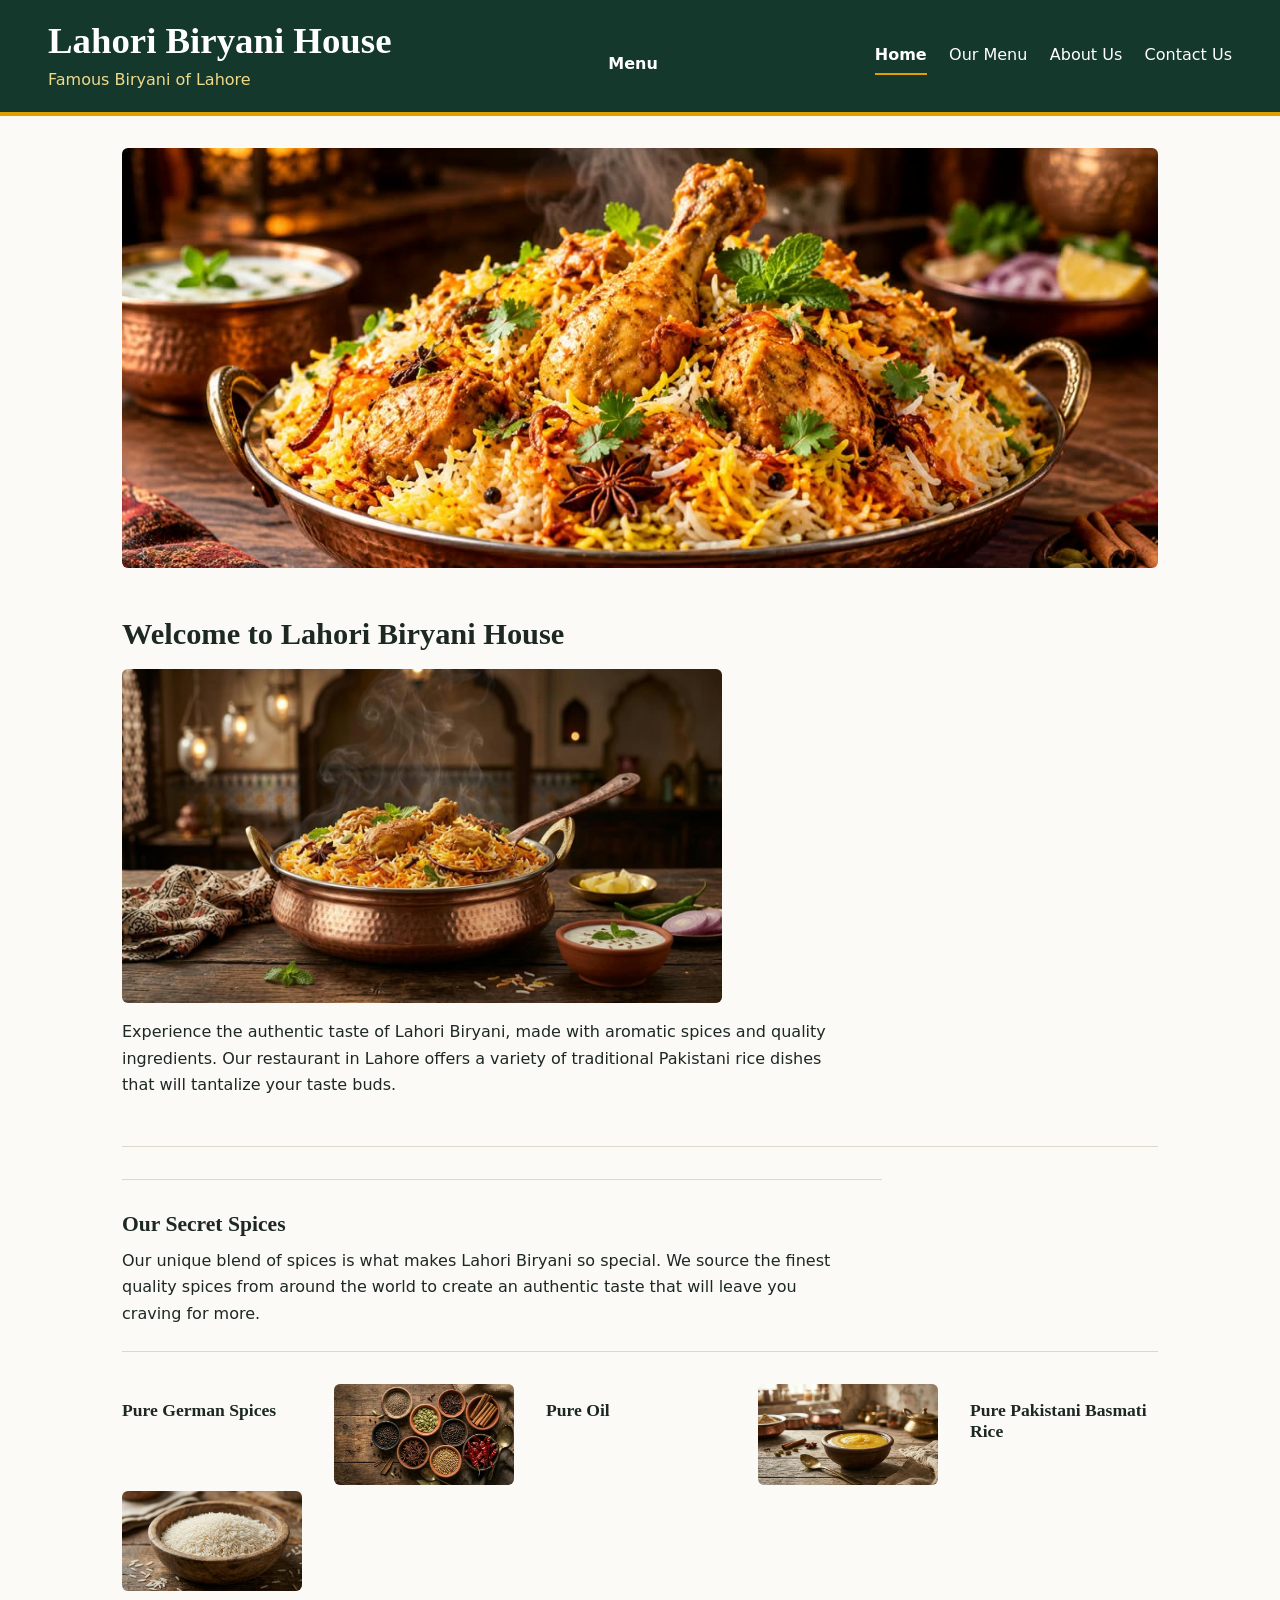
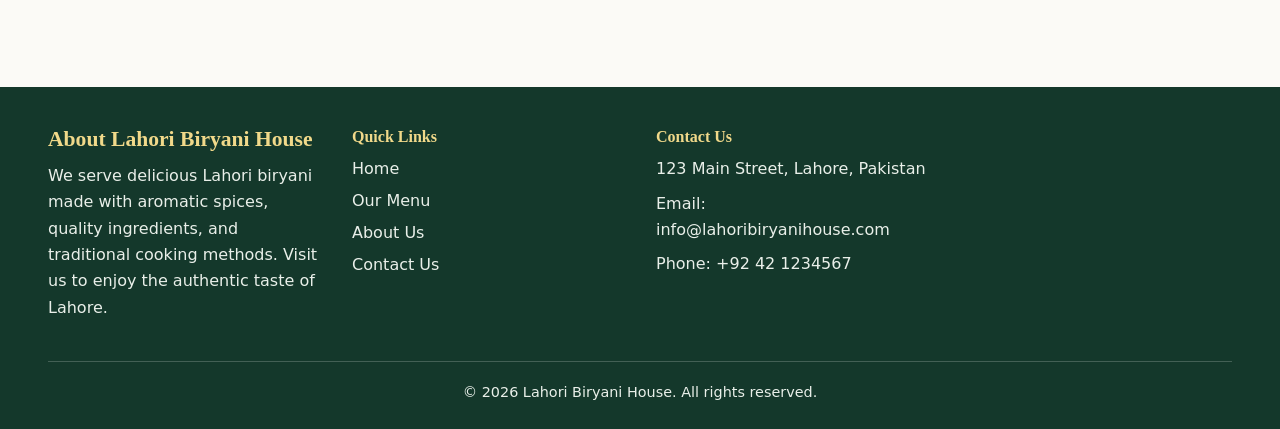
<file: index.html>
<!DOCTYPE html>
<html lang="en">

<head>
    <meta charset="UTF-8">
    <meta name="viewport" content="width=device-width, initial-scale=1.0">
    <meta name="description" content="Experience the authentic taste of Lahori Biryani at our restaurant in Lahore.">
    <meta property="og:title" content="Lahori Biryani House - Famous Biryani of Lahore">
    <meta property="og:description" content="Experience the authentic taste of Lahori Biryani at our restaurant in Lahore.">
    <meta property="og:image" content="https://www.lahoribiryanihouse.com/image/profile.png">
    <meta property="og:url" content="https://www.lahoribiryanihouse.com">
    <link rel="shortcut icon" href="lb.png" type="image/png">
    <title>Lahori Biryani House - Famous Biryani of Lahore</title>
    <link rel="stylesheet" href="style.css">
</head>
<body>

    <header class="header">
        <div class="logo">
            <h1>Lahori Biryani House</h1>
            <p>Famous Biryani of Lahore</p>
        </div>
        <nav>
            <ul>
                <li><a href="index.html" class="active">Home</a></li>
                <li><a href="ourmenu.html">Our Menu</a></li>
                <li><a href="aboutus.html">About Us</a></li>
                <li><a href="contact-us.html">Contact Us</a></li>
            </ul>
        </nav>
    </header>
    <main>
        <section class="hero">
            <img src="lbr.jpg" alt="Authentic Lahori Biryani" width="700" height="400">
        
        </section>
         <section class="welcome">
            <div class="welcome text">
            <h2>Welcome to Lahori Biryani House</h2>
    
                <div class="welcome image">
                <img src="biryani.jpg" alt="Lahori Biryani" width="600" height="300">
            </div>
            <p>
                Experience the authentic taste of Lahori Biryani, made with aromatic spices and quality ingredients. Our restaurant in Lahore offers a variety of traditional Pakistani rice dishes that will tantalize your taste buds.
            </p>
            </div>
        </section>
        <section class="spices">
            <div class="spices text">
                <h3>Our Secret Spices</h3>
                <p>
                    Our unique blend of spices is what makes Lahori Biryani so special. We source the finest quality spices from around the world to create an authentic taste that will leave you craving for more.
                </p>
            </div>
            <div class="spices images">
                <h3>Pure German Spices</h3>
                <img src="spice.jpg" alt="Spices" width="180" height="120">
                <h3>Pure Oil</h3>
                 <img src="oil.jpg" alt="Spices" width="180" height="120">
                <h3>Pure Pakistani Basmati Rice</h3>
                  <img src="rice.jpg" alt="Spices" width="180" height="120">
            </div>
        </section>
        <script src="script.js"></script>
    </main>
    <footer class="footer">
        <div class="footer-about">
            <h3>About Lahori Biryani House</h3>
            <p> We serve delicious Lahori biryani made with
        aromatic spices, quality ingredients, and
        traditional cooking methods. Visit us to
        enjoy the authentic taste of Lahore.</p>
        </div>
        <div class="footer-links">
            <h4>Quick Links</h4>
            <ul>
                <li><a href="index.html">Home</a></li>
                <li><a href="ourmenu.html">Our Menu</a></li>
                <li><a href="aboutus.html">About Us</a></li>
                <li><a href="contact-us.html">Contact Us</a></li>
            </ul>
        </div>
        <div class="footer-contact">
            <h4>Contact Us</h4>
            <p>123 Main Street, Lahore, Pakistan</p>
            <p>Email: info@lahoribiryanihouse.com</p>
            <p>Phone: +92 42 1234567</p>
        </div>
        <div class="footer-bottom">
            <p>&copy; 2026 Lahori Biryani House. All rights reserved.</p></div>
    </footer>
</body>

</html>
</file>
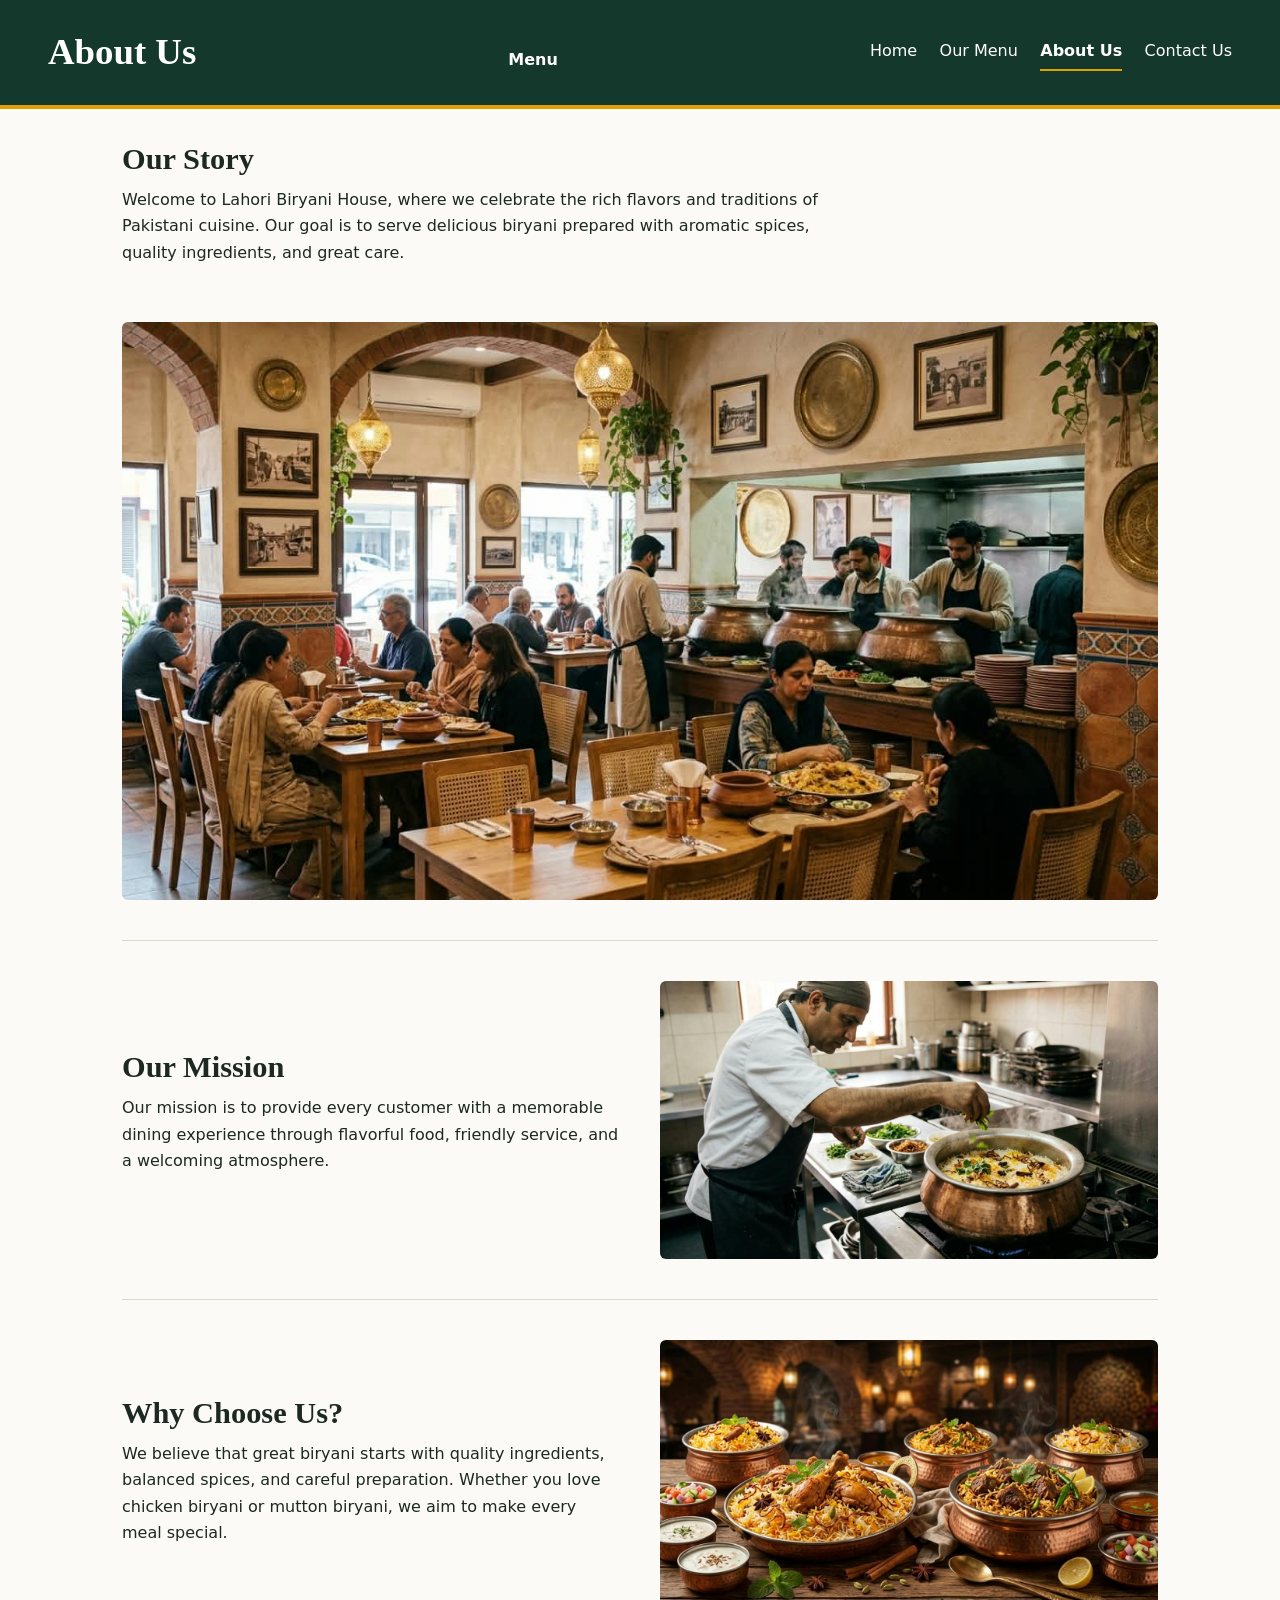
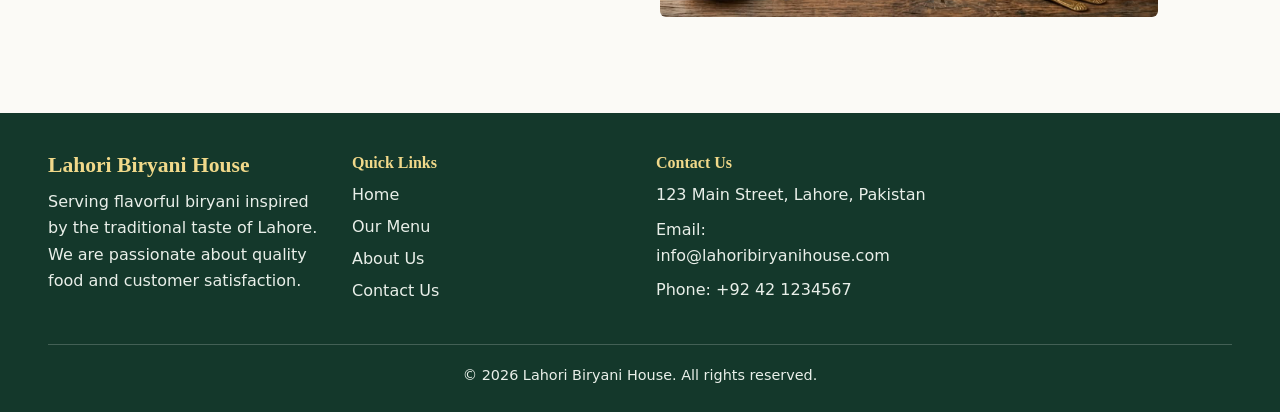
<file: aboutus.html>
<!DOCTYPE html>
<html lang="en">

<head>
    <meta charset="UTF-8">
    <meta name="viewport" content="width=device-width, initial-scale=1.0">
    <!---- FIXED SEO ---->
    <meta name="description"
        content="Learn about Lahori Biryani House. We bring the authentic taste of Lahore Biryani to Lahore. Fresh chicken, mutton & special biryani cooked daily. Visit us for a flavorful experience.">
    <meta property="og:title" content="About Us - Lahori Biryani House">
    <meta property="og:description"
        content="Discover the story of Lahori Biryani House - the most loved biryani shop in Lahore, Pakistan serving authentic Lahore taste.">
    <meta property="og:image" content="https://www.lahoribiryanihouse.com/image/profile.png">
    <meta property="og:url" content="https://www.lahoribiryanihouse.com/aboutus.html">
    <link rel="shortcut icon" href="lb.png" type="image/png">
    <title>About Us - Lahori Biryani House</title>
    <link rel="stylesheet" href="style.css">
</head>

<body>
    <header class="header">
        <div class="logo">
         <h1>About Us</h1>
        </div>
        <nav>
            <ul>
                <li><a href="index.html">Home</a></li>
                <li><a href="ourmenu.html">Our Menu</a></li>
                <li><a href="aboutus.html" class="active">About Us</a></li>
                <li><a href="contact-us.html">Contact Us</a></li>
            </ul>
        </nav>
    </header>
<main>      
<section class="about-intro">
    <div class="about-text">
        <h2>Our Story</h2>
        <p>
        Welcome to Lahori Biryani House, where we celebrate
        the rich flavors and traditions of Pakistani cuisine.
        Our goal is to serve delicious biryani prepared with
        aromatic spices, quality ingredients, and great care.
    </p>

    </div>
    <div class="about-image">
        <!-- Image placeholder -->
        <img src="aboutus.jpg" alt="About Us" width="600" height="300">
    </div>
    <div class="about-mission">
       <div class="text">
        <h2>Our Mission</h2>
        <p>
            Our mission is to provide every customer with a
            memorable dining experience through flavorful food,
        friendly service, and a welcoming atmosphere.
    </p></div> 
    <div class="image">
        <img src="mission.jpg" alt="Our Mission" width="600" height="300">
    </div>
    </div>
    <div class="about-why-choose-us?">
    <div class="text"><h2>Why Choose Us?</h2>

    <p>
        We believe that great biryani starts with quality
        ingredients, balanced spices, and careful preparation.
        Whether you love chicken biryani or mutton biryani,
        we aim to make every meal special.
    </p>
    </div>
    <div class="image">
        <img src="whychooseus.jpg" alt="Why Choose Us" width="600" height="300">
    </div>
    </section>
    <script src="script.js"></script>
</main>
<footer class="footer">
    <div class="footer-about">
        <h3>Lahori Biryani House</h3>
    <p>
        Serving flavorful biryani inspired by the
        traditional taste of Lahore. We are passionate
        about quality food and customer satisfaction.
    </p>
        </div>
        <div class="footer-links">
            <h4>Quick Links</h4>
            <ul>
                <li><a href="index.html">Home</a></li>
                <li><a href="ourmenu.html">Our Menu</a></li>
                <li><a href="aboutus.html">About Us</a></li>
                <li><a href="contact-us.html">Contact Us</a></li>
            </ul>
        </div>
        <div class="footer-contact">
            <h4>Contact Us</h4>
            <p>123 Main Street, Lahore, Pakistan</p>
            <p>Email: info@lahoribiryanihouse.com</p>
            <p>Phone: +92 42 1234567</p>
        </div>
        <div class="footer-bottom"> 
        <p>&copy; 2026 Lahori Biryani House. All rights reserved.</p></div>
</footer>
</body>

</html>
</file>
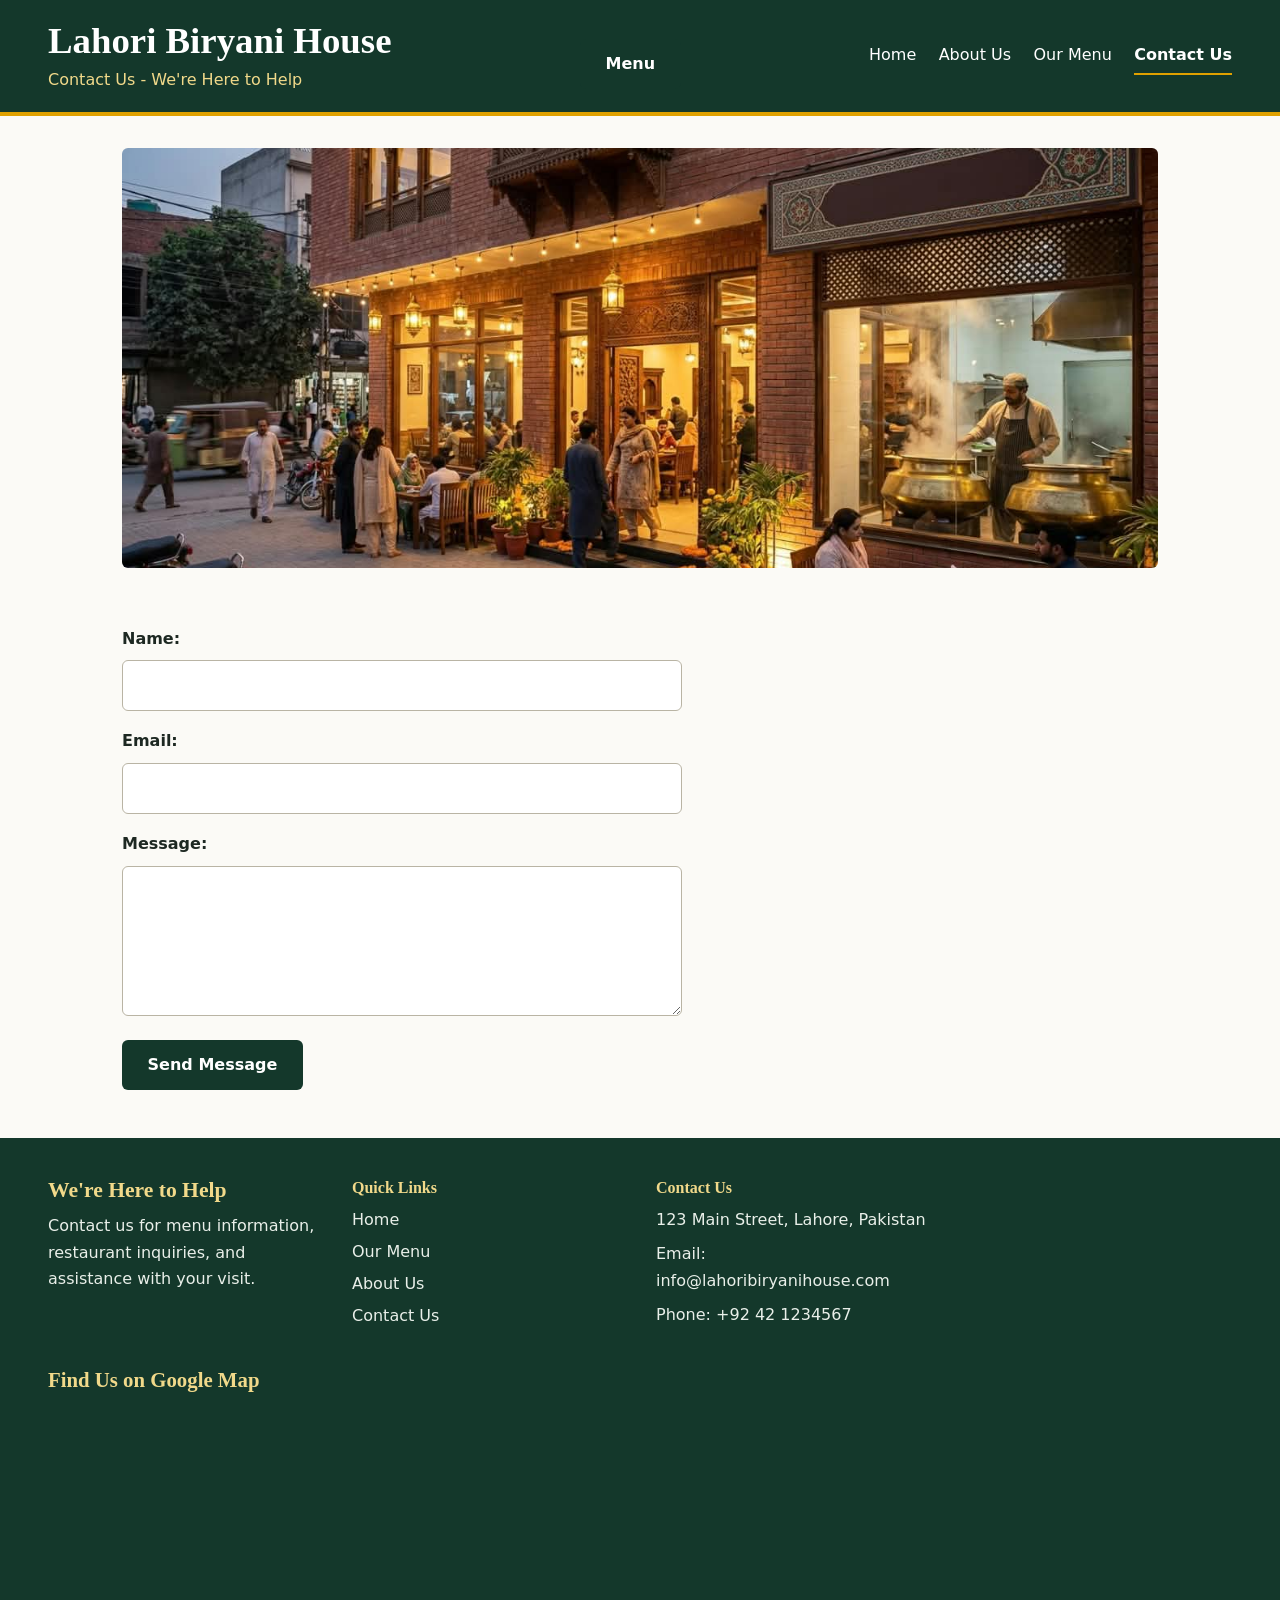
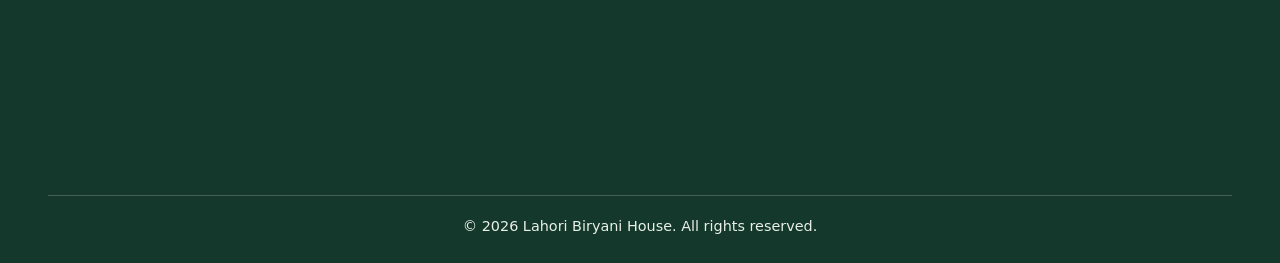
<file: contact-us.html>
<!DOCTYPE html>
<html lang="en">
<head>
    <meta charset="UTF-8">
    <meta name="viewport" content="width=device-width, initial-scale=1.0">
<meta name="description"
      content="Contact Lahori Biryani House in Lahore for restaurant inquiries, menu information, and customer assistance.">
<meta property="og:title"
      content="Contact Us - Lahori Biryani House">
<meta property="og:description"
      content="Get in touch with Lahori Biryani House in Lahore for menu details, restaurant inquiries, and assistance.">
<meta property="og:image"
      content="https://www.lahoribiryanihouse.com/image/profile.png">
<meta property="og:url"
      content="https://www.lahoribiryanihouse.com/contact-us.html">
       <link rel="shortcut icon" href="lb.png" type="image/png">
    <title>Contact Us - Lahori Biryani House</title>
    <link rel="stylesheet" href="style.css">
</head>
<body>
    <header class="header">
        <div class="logo">
      <h1>Lahori Biryani House</h1>
      <p>Contact Us - We're Here to Help</p>
        </div>
        <div>
            <nav>
                <ul>
                    <li><a href="index.html">Home</a></li>
                    <li><a href="aboutus.html">About Us</a></li>
                    <li><a href="ourmenu.html">Our Menu</a></li>
                     <li><a href="contact-us.html" class="active">Contact Us</a></li>
                </ul>
            </nav>
        </div>

    </header>
    <main>
        <section class="contact-banner">
            <img src="contact-banner.jpg" alt="Lahori Biryani House restaurant entrance" width="600" height="300">
        </section>
     <form action="submit_form.php" method="post">
            <label for="name">Name:</label>
            <input type="text" id="name" name="name" required>

            <label for="email">Email:</label>
            <input type="email" id="email" name="email" required>

            <label for="message">Message:</label>
            <textarea id="message" name="message" required></textarea>

            <button type="submit">Send Message</button>
        </form>
        <script src="script.js"></script>
    </main>
    <footer class="footer">
     <div class="footer-contactus">
        <h3>We're Here to Help</h3>
    <p>
        Contact us for menu information, restaurant
        inquiries, and assistance with your visit.
    </p>
        </div>
        <div class="footer-links">
            <h4>Quick Links</h4>
            <ul>
                <li><a href="index.html">Home</a></li>
                <li><a href="ourmenu.html">Our Menu</a></li>
                <li><a href="aboutus.html">About Us</a></li>
                <li><a href="contact-us.html">Contact Us</a></li>
            </ul>
        </div>
        <div class="footer-contact">
            <h4>Contact Us</h4>
            <p>123 Main Street, Lahore, Pakistan</p>
            <p>Email: info@lahoribiryanihouse.com</p>
            <p>Phone: +92 42 1234567</p>
        </div>
        <div>
            <h2>Find Us on Google Map</h2>
            <iframe src="https://www.google.com/maps/embed?pb=!1m18!1m12!1m3!1d870200.7184171869!2d73.165286046875!3d31.572971699999997!2m3!1f0!2f0!3f0!3m2!1i1024!2i768!4f13.1!3m3!1m2!1s0x391905085a58f25d%3A0xd37dc1eb8ff45a64!2sLahori%20Biryani!5e0!3m2!1sen!2s!4v1791909688351!5m2!1sen!2s" width="600" height="450" style="border:0;" allowfullscreen="" loading="lazy" referrerpolicy="strict-origin-when-cross-origin"></iframe>
        </div>
        <div class="footer-bottom">
            <p>&copy; 2026 Lahori Biryani House. All rights reserved.</p>
        </div>
    </footer>
</body>
</html>
</file>
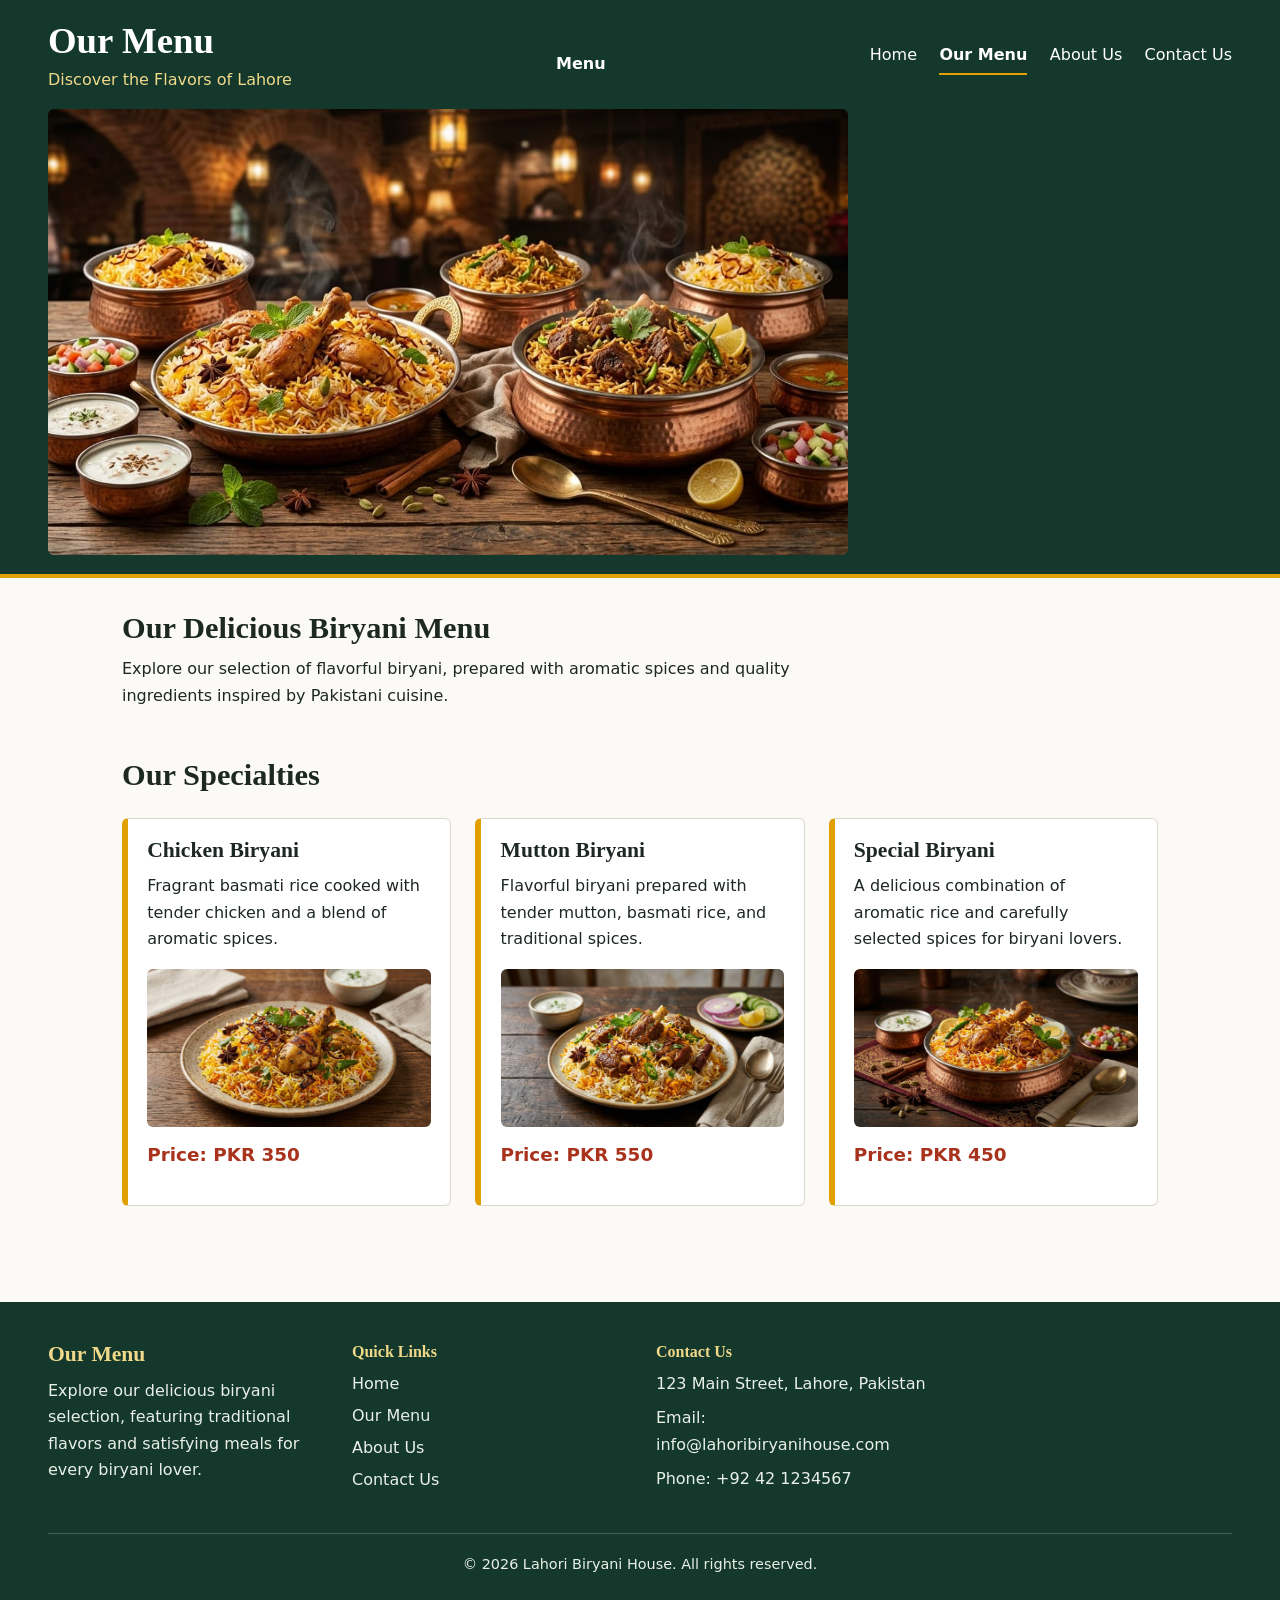
<file: ourmenu.html>
<!DOCTYPE html>
<html lang="en">
<head>
    <meta charset="UTF-8">
    <meta name="viewport" content="width=device-width, initial-scale=1.0">
<meta name="description"
      content="Explore the menu at Lahori Biryani House in Lahore, featuring flavorful chicken biryani, mutton biryani, and traditional Pakistani rice dishes.">
<meta property="og:title"
      content="Our Menu - Lahori Biryani House">
<meta property="og:description"
      content="Discover delicious biryani and traditional Pakistani rice dishes on the Lahori Biryani House menu.">
<meta property="og:image"
      content="https://www.lahoribiryanihouse.com/image/profile.png">
<meta property="og:url"
      content="https://www.lahoribiryanihouse.com/ourmenu.html">
    <link rel="shortcut icon" href="lb.png" type="image/png">
    <title>Our Menu - Lahori Biryani House</title>
    <link rel="stylesheet" href="style.css">
</head>
<body>
    <header class="header">
 <div class="logo">
          <h1>Our Menu</h1>
             <p>Discover the Flavors of Lahore</p>
        </div>
        <nav>
            <ul>
                <li><a href="index.html">Home</a></li>
                <li><a href="ourmenu.html" class="active">Our Menu</a></li>
                <li><a href="aboutus.html">About Us</a></li>
                <li><a href="contact-us.html">Contact Us</a></li>
            </ul>
        </nav>
         <img src="menu-banner.jpeg" alt="Lahori Biryani House Logo" width="800" height="400">
    </header>    
<main>
    <section class="menu-intro">
        <h2>Our Delicious Biryani Menu</h2>

        <p>
            Explore our selection of flavorful biryani,
            prepared with aromatic spices and quality
            ingredients inspired by Pakistani cuisine.
        </p>
    </section>

    <section class="menu-items">
        <h2>Our Specialties</h2>

        <div class="menu-item">
            <h3>Chicken Biryani</h3>
               <p>
                Fragrant basmati rice cooked with tender
                chicken and a blend of aromatic spices.
               </p> 
            <img src="chicken-biryani.jpeg" alt="Chicken Biryani" width="600" height="300">
            <p><strong>Price: PKR 350</strong></p>
        </div>

        <div class="menu-item">
            <h3>Mutton Biryani</h3>
            <p>
                Flavorful biryani prepared with tender
                mutton, basmati rice, and traditional spices.
            </p>
             <img src="mutton-biryani.jpeg" alt="Mutton Biryani" width="600" height="300">
            <p><strong>Price: PKR 550</strong></p>
        </div>
        <div class="menu-item">
            <h3>Special Biryani</h3>
            <p>
                A delicious combination of aromatic rice
                and carefully selected spices for biryani lovers.
            </p>
            <img src="special-biryani.jpeg" alt="Special Biryani" width="600" height="300">
            <p><strong>Price: PKR 450</strong></p>
        </div>
    </section>
    <script src="script.js"></script>
</main>
    <footer class="footer">
<div class="footer-ourmenu">
    <h3>Our Menu</h3>
    <p>
        Explore our delicious biryani selection,
        featuring traditional flavors and satisfying
        meals for every biryani lover.
    </p>
        </div>
        <div class="footer-links">
            <h4>Quick Links</h4>
            <ul>
                <li><a href="index.html">Home</a></li>
                <li><a href="ourmenu.html">Our Menu</a></li>
                <li><a href="aboutus.html">About Us</a></li>
                <li><a href="contact-us.html">Contact Us</a></li>
            </ul>
        </div>
        <div class="footer-contact">
            <h4>Contact Us</h4>
            <p>123 Main Street, Lahore, Pakistan</p>
            <p>Email: info@lahoribiryanihouse.com</p>
            <p>Phone: +92 42 1234567</p>
        </div>
        <div class="footer-bottom"> <p>&copy; 2026 Lahori Biryani House. All rights reserved.</p></div>
    </footer>
</body>
</html>
</file>
<file: style.css>
/* Lahori Biryani House - style.css */

:root {
    --green: #14382b;
    --green-soft: #1f5240;
    --saffron: #e0a100;
    --chili: #a8321c;
    --ink: #1d2822;
    --paper: #fbfaf6;
    --line: #dcd8cc;
    --serif: "Iowan Old Style", "Palatino Linotype", Palatino, Georgia, serif;
    --sans: system-ui, -apple-system, "Segoe UI", Roboto, Arial, sans-serif;
}

*, *::before, *::after { box-sizing: border-box; }

body {
    margin: 0;
    font-family: var(--sans);
    line-height: 1.65;
    color: var(--ink);
    background: var(--paper);
}

img {
    display: block;
    max-width: 100%;
    height: auto;
    border-radius: 6px;
}

h1, h2, h3, h4 { font-family: var(--serif); line-height: 1.2; margin: 0 0 .6rem; }
h2 { font-size: 1.9rem; }
h3 { font-size: 1.35rem; }
p { margin: 0 0 1rem; max-width: 70ch; }
a { color: inherit; }

a:focus-visible, button:focus-visible, input:focus-visible, textarea:focus-visible {
    outline: 3px solid var(--saffron);
    outline-offset: 2px;
}

/* ---------- Header ---------- */
.header {
    display: flex;
    flex-wrap: wrap;
    align-items: center;
    justify-content: space-between;
    gap: 1rem 2rem;
    padding: 1.2rem clamp(1rem, 5vw, 3rem);
    background: var(--green);
    color: #fff;
    border-bottom: 4px solid var(--saffron);
}

.logo h1 { margin: 0; font-size: clamp(1.6rem, 4vw, 2.3rem); }
.logo p { margin: .2rem 0 0; color: #f1d98a; }
.logo img { margin: .8rem 0; max-width: 100%; }

nav ul {
    display: flex;
    flex-wrap: wrap;
    gap: .4rem 1.4rem;
    margin: 0;
    padding: 0;
    list-style: none;
}

nav a {
    display: inline-block;
    padding: .3rem 0;
    text-decoration: none;
    border-bottom: 2px solid transparent;
}

nav a:hover, nav a.active { border-bottom-color: var(--saffron); }
nav a.active { font-weight: 700; }

/* ---------- Page layout ---------- */
main {
    max-width: 1100px;
    margin: 0 auto;
    padding: 2rem clamp(1rem, 5vw, 2rem) 3rem;
}

main > section { margin-bottom: 3rem; }

.hero img,
.contact-banner img {
    width: 100%;
    max-height: 420px;
    object-fit: cover;
}

/* ---------- Home page ---------- */
.welcome.text, .spices.text { max-width: 760px; }
.welcome.image img { width: 100%; max-width: 600px; margin: 1rem 0; }

.spices { border-top: 1px solid var(--line); padding-top: 2rem; }

.spices.images {
    display: grid;
    grid-template-columns: repeat(auto-fit, minmax(180px, 1fr));
    gap: .4rem 1.5rem;
    margin-top: 1.5rem;
}

.spices.images h3 { font-size: 1.1rem; margin-top: 1rem; }

/* ---------- About page ---------- */
.about-intro { display: grid; gap: 2.5rem; }

.about-mission,
.about-why-choose-us\? {
    display: grid;
    grid-template-columns: repeat(auto-fit, minmax(280px, 1fr));
    gap: 1.5rem 2.5rem;
    align-items: center;
    padding-top: 2.5rem;
    border-top: 1px solid var(--line);
}

.about-intro .about-image img,
.about-mission .image img,
.about-why-choose-us\? .image img { width: 100%; }

/* ---------- Menu page ---------- */
.menu-intro { max-width: 760px; }

.menu-items { display: block; }
.menu-items > h2 { margin-bottom: 1.5rem; }

.menu-item {
    display: block;
    max-width: 640px;
    margin-bottom: 2rem;
    padding: 1.2rem;
    background: #fff;
    border: 1px solid var(--line);
    border-left: 6px solid var(--saffron);
    border-radius: 6px;
}

.menu-item img { width: 100%; margin: .8rem 0; }
.menu-item strong { color: var(--chili); font-size: 1.15rem; }

@media (min-width: 900px) {
    .menu-items {
        display: grid;
        grid-template-columns: repeat(3, 1fr);
        gap: 1.5rem;
    }
    .menu-items > h2 { grid-column: 1 / -1; margin-bottom: 0; }
    .menu-item { max-width: none; margin-bottom: 0; }
}

/* ---------- Contact form ---------- */
main > form {
    display: grid;
    gap: .5rem;
    max-width: 560px;
    margin-top: 2rem;
}

label { font-weight: 600; margin-top: .6rem; }

input, textarea {
    width: 100%;
    padding: .7rem .8rem;
    font: inherit;
    color: inherit;
    background: #fff;
    border: 1px solid #b9b4a4;
    border-radius: 6px;
}

textarea { min-height: 150px; resize: vertical; }

button {
    justify-self: start;
    margin-top: 1rem;
    padding: .75rem 1.6rem;
    font: inherit;
    font-weight: 700;
    color: #fff;
    background: var(--green);
    border: 0;
    border-radius: 6px;
    cursor: pointer;
}

button:hover { background: var(--green-soft); }

/* ---------- Footer ---------- */
.footer {
    display: grid;
    grid-template-columns: repeat(auto-fit, minmax(230px, 1fr));
    gap: 2rem;
    padding: 2.5rem clamp(1rem, 5vw, 3rem) 1.5rem;
    background: var(--green);
    color: #e9efe9;
}

.footer h2, .footer h3, .footer h4 { color: #f1d98a; }
.footer h2 { font-size: 1.3rem; }
.footer p { margin-bottom: .5rem; }

.footer-links ul { margin: 0; padding: 0; list-style: none; }
.footer-links li { margin-bottom: .35rem; }
.footer-links a { text-decoration: none; }
.footer-links a:hover { text-decoration: underline; color: var(--saffron); }

/* Contact page map block has no class */
.footer > div:not([class]) { grid-column: 1 / -1; }
.footer iframe { display: block; width: 100%; max-width: 100%; height: 360px; border-radius: 6px; }

.footer-bottom {
    grid-column: 1 / -1;
    padding-top: 1.2rem;
    border-top: 1px solid rgba(255, 255, 255, .2);
    text-align: center;
    font-size: .9rem;
}

.footer-bottom p { max-width: none; margin: 0; }

@media (max-width: 600px) {
    h2 { font-size: 1.55rem; }
    .header { flex-direction: column; align-items: flex-start; }
}
</file>
